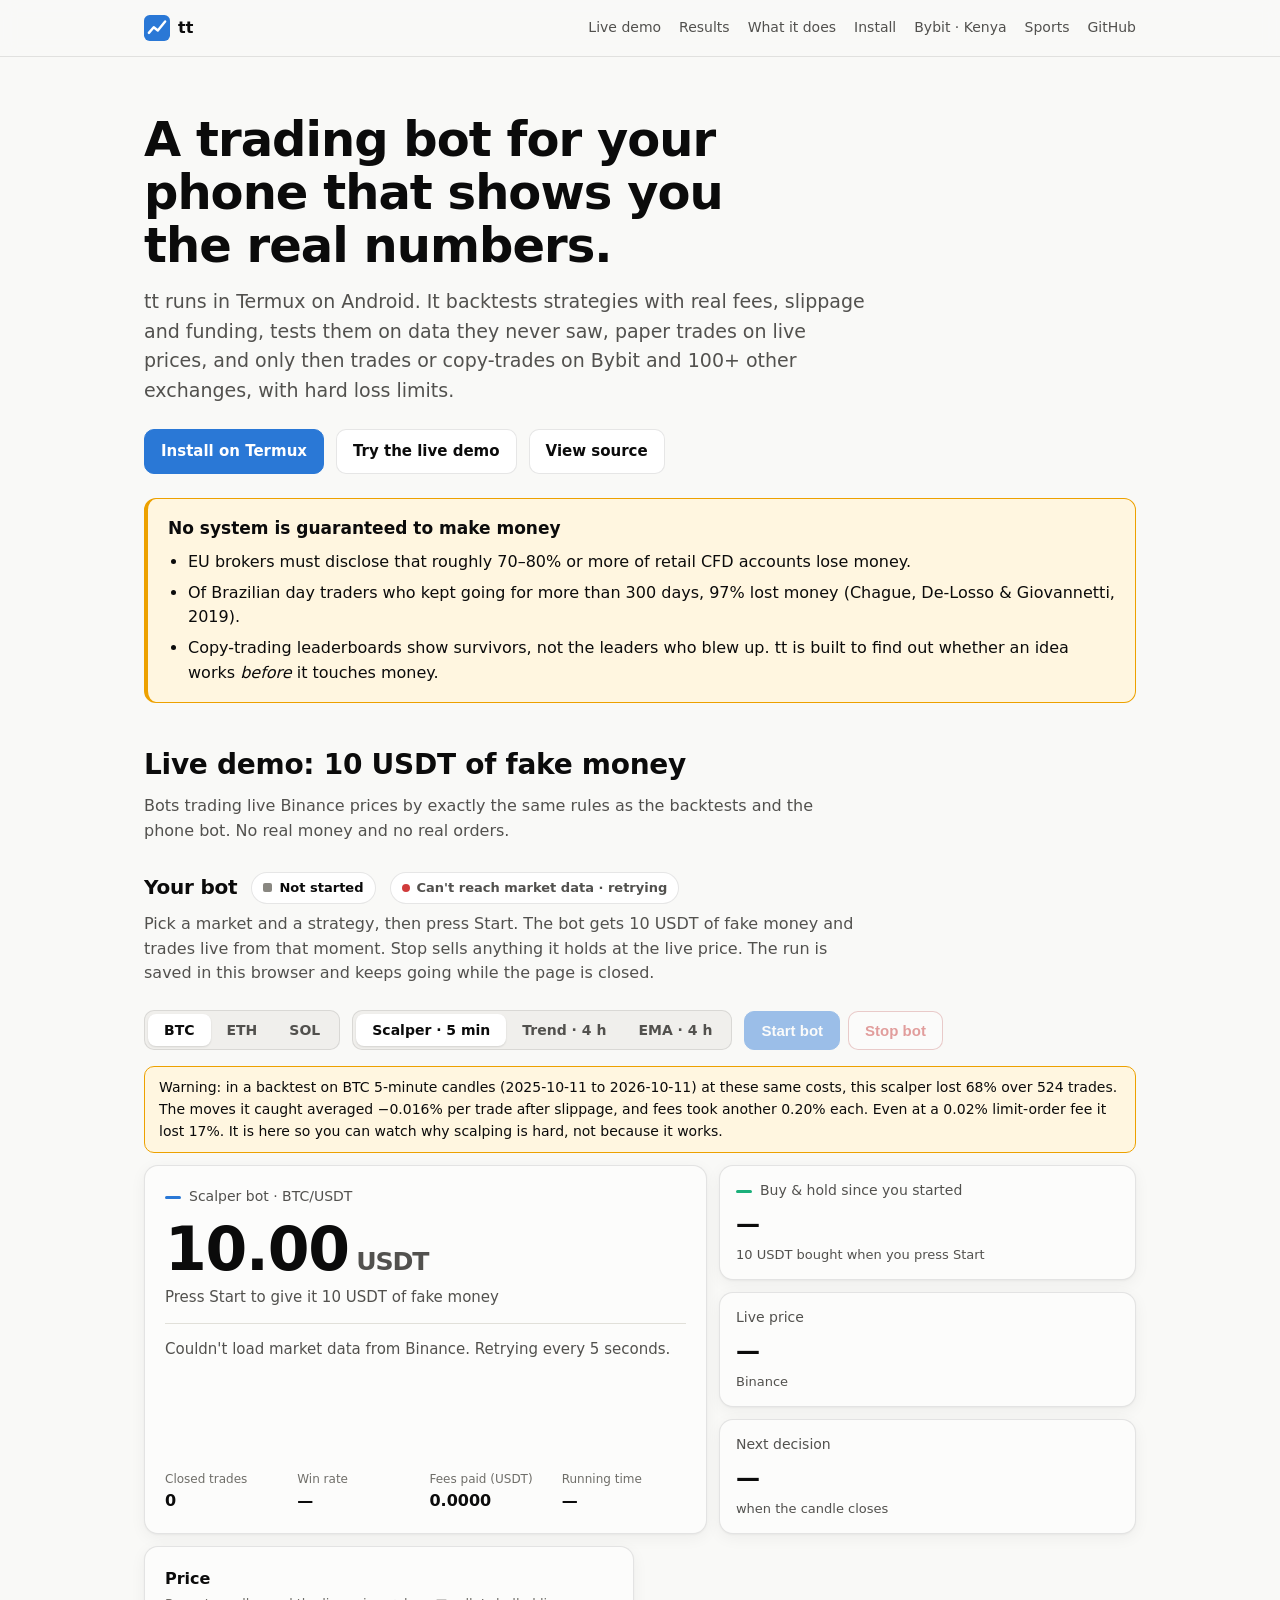
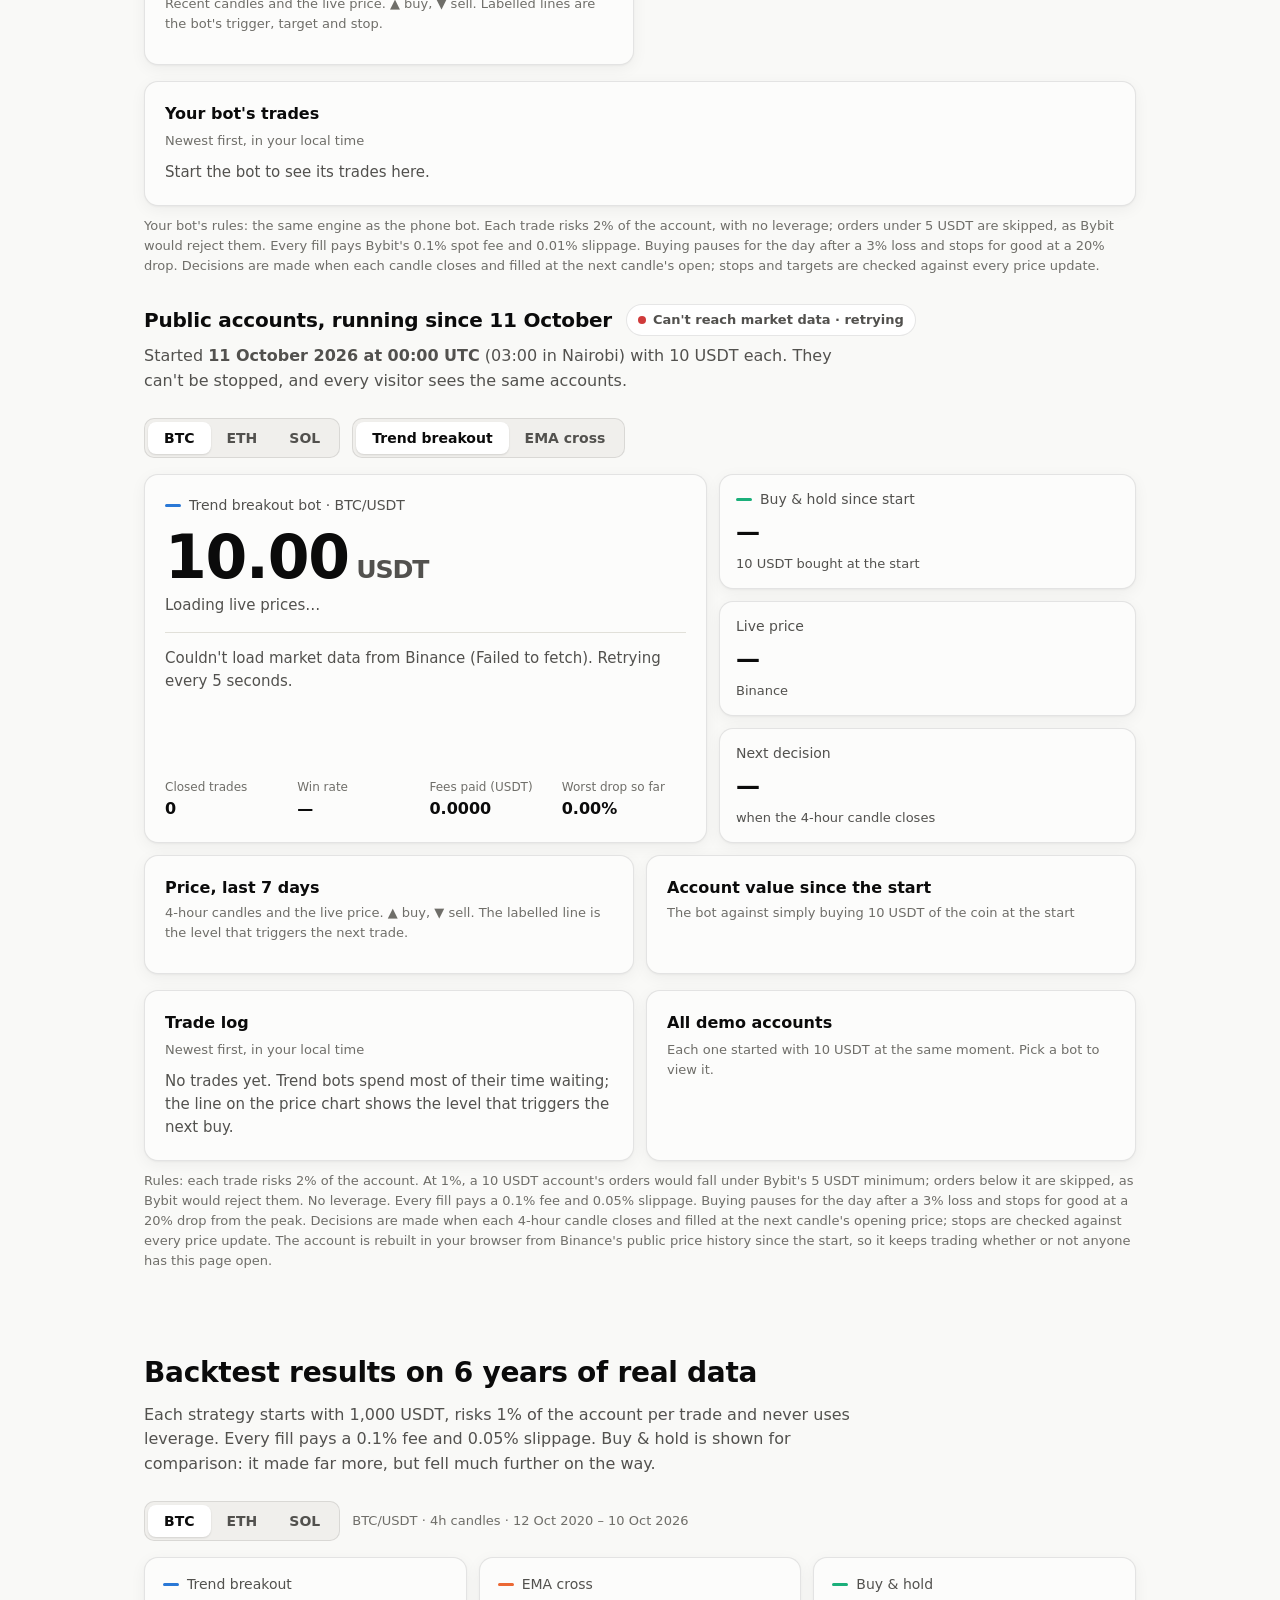
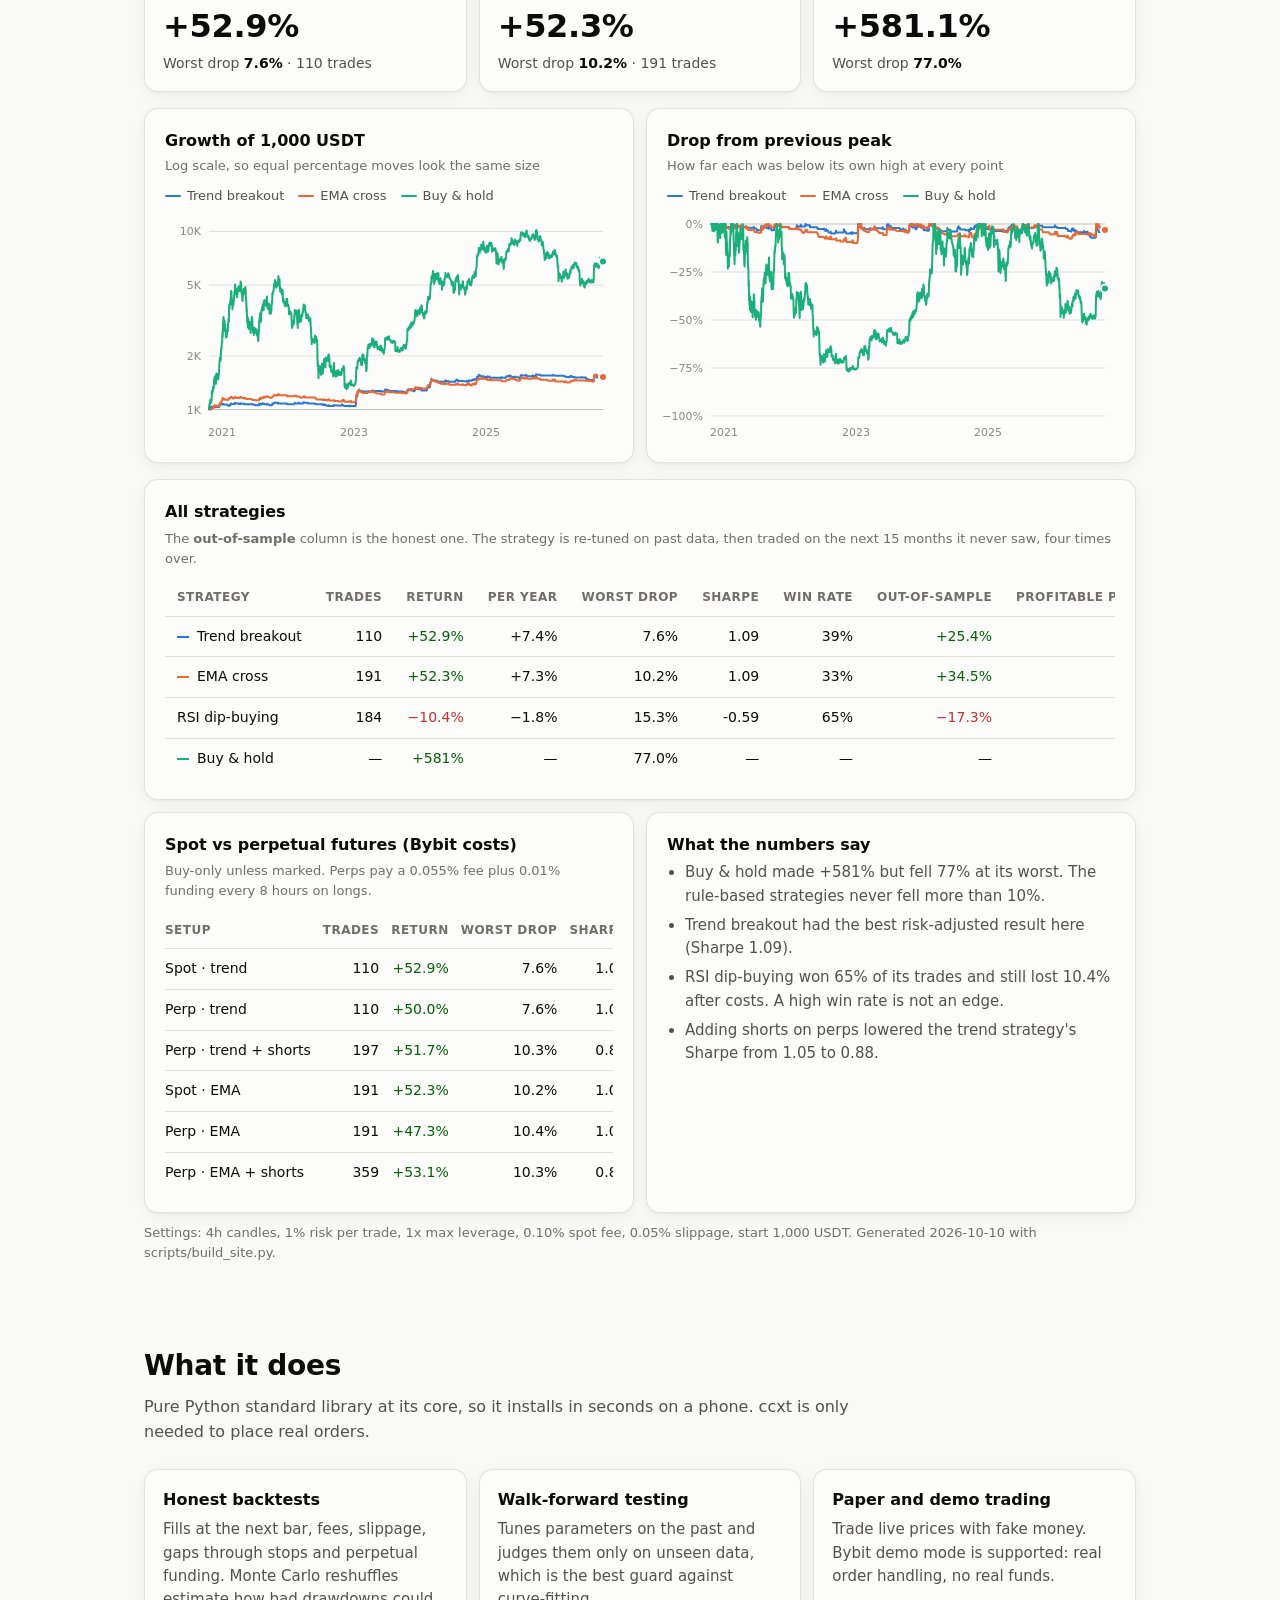
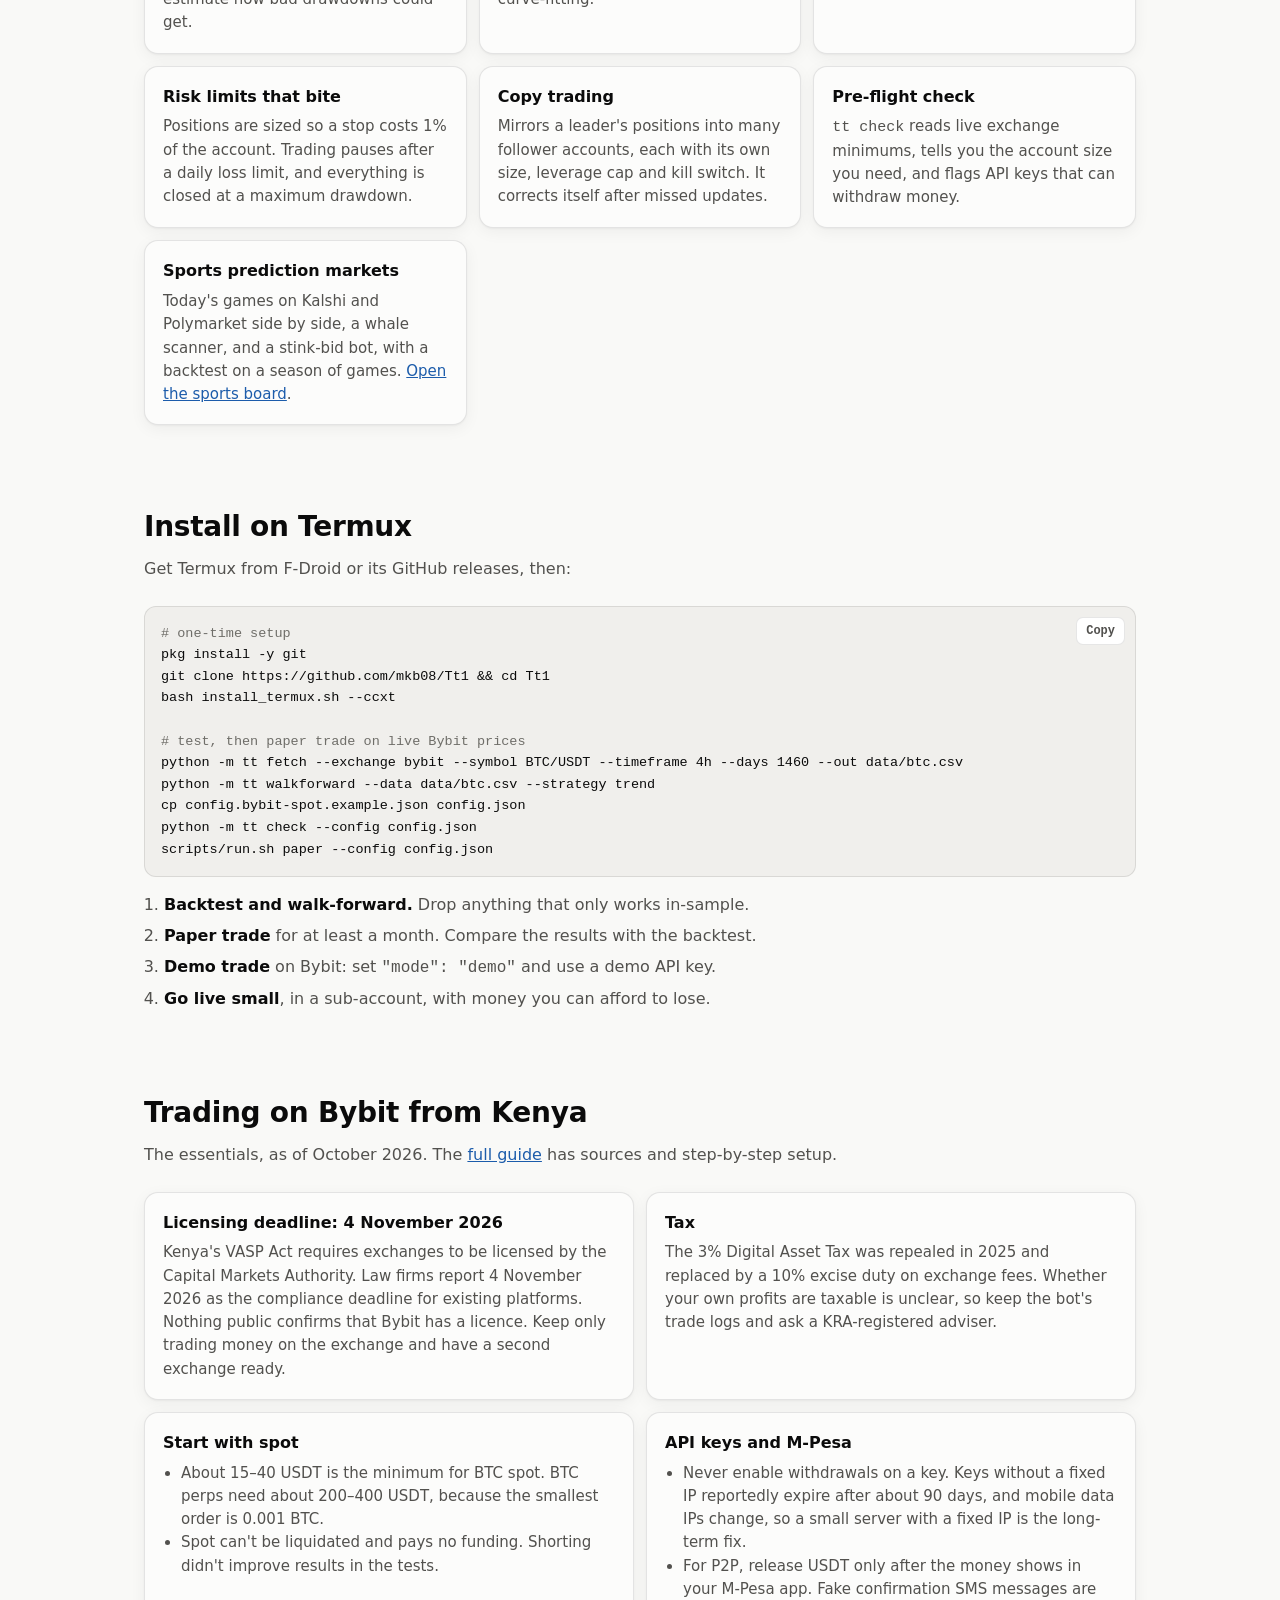
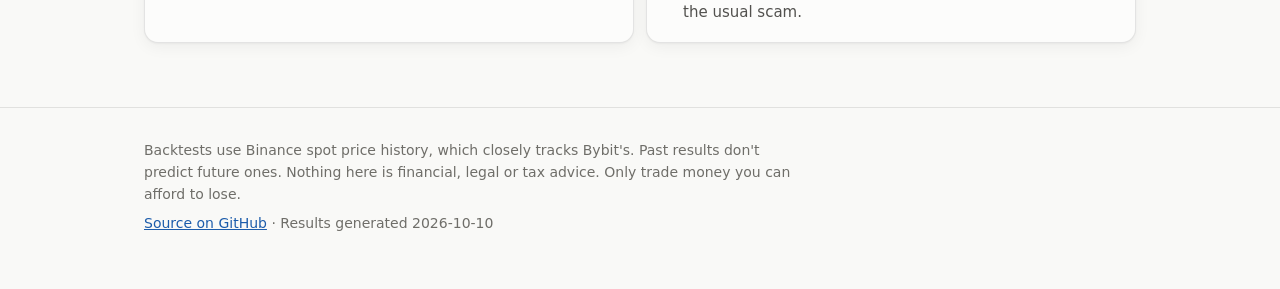
<file: site/index.html>
<!doctype html>
<html lang="en">
<head>
<meta charset="utf-8">
<meta name="viewport" content="width=device-width, initial-scale=1">
<title>tt trading toolkit</title>
<meta name="description" content="An honest, phone-friendly trading and copy-trading toolkit for Termux: backtests with real costs, walk-forward tests, paper trading, Bybit support and risk limits.">
<meta property="og:title" content="tt trading toolkit">
<meta property="og:description" content="Backtest, paper trade and copy trade from your phone, with the real numbers shown.">
<link rel="icon" href="data:image/svg+xml,%3Csvg xmlns='http://www.w3.org/2000/svg' viewBox='0 0 32 32'%3E%3Crect width='32' height='32' rx='7' fill='%232a78d6'/%3E%3Cpath d='M6 22l6-7 5 4 9-11' stroke='white' stroke-width='3' fill='none' stroke-linecap='round' stroke-linejoin='round'/%3E%3C/svg%3E">
<link rel="stylesheet" href="css/site.css">
</head>
<body>
<header class="top">
  <div class="wrap">
    <a class="brand" href="#">
      <svg viewBox="0 0 32 32" aria-hidden="true"><rect width="32" height="32" rx="7" fill="var(--accent)"/><path d="M6 22l6-7 5 4 9-11" stroke="#fff" stroke-width="3" fill="none" stroke-linecap="round" stroke-linejoin="round"/></svg>
      tt
    </a>
    <nav class="links" aria-label="Sections">
      <a href="#live">Live demo</a>
      <a href="#results">Results</a>
      <a href="#features">What it does</a>
      <a href="#install">Install</a>
      <a href="#kenya">Bybit · Kenya</a>
      <a class="keep" href="sports">Sports</a>
      <a class="gh" href="https://github.com/mkb08/Tt1">GitHub</a>
    </nav>
  </div>
</header>

<main>
  <div class="wrap hero">
    <h1>A trading bot for your phone that shows you the real numbers.</h1>
    <p class="lede">tt runs in Termux on Android. It backtests strategies with real fees, slippage and funding, tests them on data they never saw, paper trades on live prices, and only then trades or copy-trades on Bybit and 100+ other exchanges, with hard loss limits.</p>
    <div class="cta">
      <a class="btn primary" href="#install">Install on Termux</a>
      <a class="btn" href="#live">Try the live demo</a>
      <a class="btn" href="https://github.com/mkb08/Tt1">View source</a>
    </div>
  </div>

  <div class="wrap">
    <div class="callout" role="note">
      <h3>No system is guaranteed to make money</h3>
      <ul>
        <li>EU brokers must disclose that roughly 70–80% or more of retail CFD accounts lose money.</li>
        <li>Of Brazilian day traders who kept going for more than 300 days, 97% lost money (Chague, De-Losso &amp; Giovannetti, 2019).</li>
        <li>Copy-trading leaderboards show survivors, not the leaders who blew up. tt is built to find out whether an idea works <em>before</em> it touches money.</li>
      </ul>
    </div>
  </div>

  <section id="live">
    <div class="wrap">
      <h2>Live demo: 10 USDT of fake money</h2>
      <p class="sub">Bots trading live Binance prices by exactly the same rules as the backtests and the phone bot. No real money and no real orders.</p>

      <div class="live-head sub-head">
        <h3>Your bot</h3>
        <span class="state-badge" id="mb-state" data-state="idle"><i aria-hidden="true"></i><span>Not started</span></span>
        <span class="live-pill" id="mb-feed" role="status" data-state="connecting"><i aria-hidden="true"></i><span>Connecting…</span></span>
      </div>
      <p class="sub">Pick a market and a strategy, then press Start. The bot gets 10 USDT of fake money and trades live from that moment. Stop sells anything it holds at the live price. The run is saved in this browser and keeps going while the page is closed.</p>
      <div class="filters">
        <div class="seg" role="group" aria-label="Your bot's market">
          <button type="button" data-mbm="BTC" aria-pressed="true">BTC</button>
          <button type="button" data-mbm="ETH" aria-pressed="false">ETH</button>
          <button type="button" data-mbm="SOL" aria-pressed="false">SOL</button>
        </div>
        <div class="seg" role="group" aria-label="Your bot's strategy">
          <button type="button" data-mbs="scalp" aria-pressed="true">Scalper · 5 min</button>
          <button type="button" data-mbs="trend" aria-pressed="false">Trend · 4 h</button>
          <button type="button" data-mbs="ema" aria-pressed="false">EMA · 4 h</button>
        </div>
        <div class="controls">
          <button type="button" class="btn primary" id="mb-start" disabled>Start bot</button>
          <button type="button" class="btn stop" id="mb-stop" disabled>Stop bot</button>
        </div>
      </div>
      <p class="cap lock" id="mb-lock" hidden>Stop the bot to change its market or strategy.</p>
      <p class="warnline" id="mb-note"></p>

      <div class="live-top">
        <div class="card pad account">
          <div class="label"><span class="key" style="border-color:var(--s1)"></span><span id="mb-name">Scalper bot · BTC/USDT</span></div>
          <div class="hero-num" id="mb-equity">10.00<small> USDT</small></div>
          <div class="delta" id="mb-change">Press Start to give it 10 USDT of fake money</div>
          <p class="why" id="mb-why">Loading live prices from Binance…</p>
          <dl class="facts">
            <div><dd id="mb-f-trades">0</dd><dt>Closed trades</dt></div>
            <div><dd id="mb-f-win">—</dd><dt>Win rate</dt></div>
            <div><dd id="mb-f-fees">0.0000</dd><dt>Fees paid (USDT)</dt></div>
            <div><dd id="mb-f-time">—</dd><dt>Running time</dt></div>
          </dl>
        </div>
        <div class="live-side">
          <div class="card mini">
            <div class="label"><span class="key" style="border-color:var(--s3)"></span>Buy &amp; hold since you started</div>
            <div class="value" id="mb-hold">—</div>
            <div class="meta" id="mb-hold-meta">10 USDT bought when you press Start</div>
          </div>
          <div class="card mini">
            <div class="label">Live price</div>
            <div class="value" id="mb-price">—</div>
            <div class="meta" id="mb-price-meta">Binance</div>
          </div>
          <div class="card mini">
            <div class="label">Next decision</div>
            <div class="value" id="mb-next">—</div>
            <div class="meta" id="mb-next-meta">when the candle closes</div>
          </div>
        </div>
      </div>

      <div class="charts">
        <div class="card pad chart-card">
          <h3>Price</h3>
          <p class="desc">Recent candles and the live price. ▲ buy, ▼ sell. Labelled lines are the bot's trigger, target and stop.</p>
          <div class="plot" id="mb-price-chart"></div>
        </div>
        <div class="card pad chart-card" id="mb-eq-card" hidden>
          <h3>Your bot's account value</h3>
          <p class="desc">Against buying 10 USDT of the coin when you pressed Start</p>
          <div class="legend" id="mb-eq-legend"></div>
          <div class="plot" id="mb-equity-chart"></div>
        </div>
      </div>

      <div class="card pad">
        <h3 style="margin:0 0 4px;font-size:16px">Your bot's trades</h3>
        <p class="desc" style="margin:0 0 10px;font-size:13px;color:var(--muted)">Newest first, in your local time</p>
        <p class="empty" id="mb-log-empty">Start the bot to see its trades here.</p>
        <div class="table-wrap"><table id="mb-log" class="compact" aria-label="Your bot's trades" hidden></table></div>
        <div id="mb-history-wrap" hidden>
          <h4 class="past">Past runs</h4>
          <ul id="mb-history" class="history"></ul>
        </div>
      </div>
      <p class="cap">Your bot's rules: the same engine as the phone bot. Each trade risks 2% of the account, with no leverage; orders under 5 USDT are skipped, as Bybit would reject them. Every fill pays Bybit's 0.1% spot fee and 0.01% slippage. Buying pauses for the day after a 3% loss and stops for good at a 20% drop. Decisions are made when each candle closes and filled at the next candle's open; stops and targets are checked against every price update.</p>

      <div class="live-head sub-head">
        <h3>Public accounts, running since 11 October</h3>
        <span class="live-pill" id="live-status" role="status" data-state="connecting"><i aria-hidden="true"></i><span>Connecting…</span></span>
      </div>
      <p class="sub">Started <b>11 October 2026 at 00:00 UTC</b> (03:00 in Nairobi) with 10 USDT each. They can't be stopped, and every visitor sees the same accounts.</p>

      <div class="filters">
        <div class="seg" role="group" aria-label="Demo market">
          <button type="button" data-dm="BTC" aria-pressed="true">BTC</button>
          <button type="button" data-dm="ETH" aria-pressed="false">ETH</button>
          <button type="button" data-dm="SOL" aria-pressed="false">SOL</button>
        </div>
        <div class="seg" role="group" aria-label="Demo strategy">
          <button type="button" data-ds="trend" aria-pressed="true">Trend breakout</button>
          <button type="button" data-ds="ema" aria-pressed="false">EMA cross</button>
        </div>
      </div>

      <div class="live-top">
        <div class="card pad account">
          <div class="label"><span class="key" style="border-color:var(--s1)"></span><span id="demo-name">Trend breakout bot · BTC/USDT</span></div>
          <div class="hero-num" id="demo-equity" aria-live="off">10.00<small> USDT</small></div>
          <div class="delta" id="demo-change">Loading live prices…</div>
          <p class="why" id="demo-why">Loading the account from Binance market data…</p>
          <dl class="facts">
            <div><dd id="demo-f-trades">0</dd><dt>Closed trades</dt></div>
            <div><dd id="demo-f-win">—</dd><dt>Win rate</dt></div>
            <div><dd id="demo-f-fees">0.0000</dd><dt>Fees paid (USDT)</dt></div>
            <div><dd id="demo-f-dd">0.00%</dd><dt>Worst drop so far</dt></div>
          </dl>
        </div>
        <div class="live-side">
          <div class="card mini">
            <div class="label"><span class="key" style="border-color:var(--s3)"></span>Buy &amp; hold since start</div>
            <div class="value" id="demo-hold">—</div>
            <div class="meta" id="demo-hold-meta">10 USDT bought at the start</div>
          </div>
          <div class="card mini">
            <div class="label">Live price</div>
            <div class="value" id="demo-price">—</div>
            <div class="meta" id="demo-price-meta">Binance</div>
          </div>
          <div class="card mini">
            <div class="label">Next decision</div>
            <div class="value" id="demo-next">—</div>
            <div class="meta" id="demo-next-meta">when the 4-hour candle closes</div>
          </div>
        </div>
      </div>

      <div class="charts">
        <div class="card pad chart-card">
          <h3>Price, last 7 days</h3>
          <p class="desc">4-hour candles and the live price. ▲ buy, ▼ sell. The labelled line is the level that triggers the next trade.</p>
          <div class="plot" id="demo-price-chart"></div>
        </div>
        <div class="card pad chart-card">
          <h3>Account value since the start</h3>
          <p class="desc">The bot against simply buying 10 USDT of the coin at the start</p>
          <div class="legend" id="demo-eq-legend"></div>
          <div class="plot" id="demo-equity-chart"></div>
        </div>
      </div>

      <div class="two">
        <div class="card pad">
          <h3>Trade log</h3>
          <p class="desc">Newest first, in your local time</p>
          <p class="empty" id="demo-log-empty">No trades yet. Trend bots spend most of their time waiting; the line on the price chart shows the level that triggers the next buy.</p>
          <div class="table-wrap"><table id="demo-log" class="compact" aria-label="Demo trade log" hidden></table></div>
        </div>
        <div class="card pad">
          <h3>All demo accounts</h3>
          <p class="desc">Each one started with 10 USDT at the same moment. Pick a bot to view it.</p>
          <div class="table-wrap"><table id="demo-all" class="compact" aria-label="All demo accounts"></table></div>
        </div>
      </div>
      <p class="cap">Rules: each trade risks 2% of the account. At 1%, a 10 USDT account's orders would fall under Bybit's 5 USDT minimum; orders below it are skipped, as Bybit would reject them. No leverage. Every fill pays a 0.1% fee and 0.05% slippage. Buying pauses for the day after a 3% loss and stops for good at a 20% drop from the peak. Decisions are made when each 4-hour candle closes and filled at the next candle's opening price; stops are checked against every price update. The account is rebuilt in your browser from Binance's public price history since the start, so it keeps trading whether or not anyone has this page open.</p>
    </div>
  </section>

  <section id="results">
    <div class="wrap">
      <h2>Backtest results on 6 years of real data</h2>
      <p class="sub">Each strategy starts with 1,000 USDT, risks 1% of the account per trade and never uses leverage. Every fill pays a 0.1% fee and 0.05% slippage. Buy &amp; hold is shown for comparison: it made far more, but fell much further on the way.</p>

      <div class="filters">
        <div class="seg" role="group" aria-label="Market">
          <button type="button" data-m="BTC" aria-pressed="true">BTC</button>
          <button type="button" data-m="ETH" aria-pressed="false">ETH</button>
          <button type="button" data-m="SOL" aria-pressed="false">SOL</button>
        </div>
        <span class="note" id="period">Loading…</span>
      </div>

      <div class="tiles" id="tiles"></div>

      <div class="charts">
        <div class="card pad chart-card">
          <h3>Growth of 1,000 USDT</h3>
          <p class="desc">Log scale, so equal percentage moves look the same size</p>
          <div class="legend" data-for="growth"></div>
          <div class="plot" id="growth"></div>
        </div>
        <div class="card pad chart-card">
          <h3>Drop from previous peak</h3>
          <p class="desc">How far each was below its own high at every point</p>
          <div class="legend" data-for="dd"></div>
          <div class="plot" id="dd"></div>
        </div>
      </div>

      <div class="card pad">
        <h3 style="margin:0 0 4px;font-size:16px">All strategies</h3>
        <p class="cap" style="margin:0 0 10px">The <b>out-of-sample</b> column is the honest one. The strategy is re-tuned on past data, then traded on the next 15 months it never saw, four times over.</p>
        <div class="table-wrap"><table id="table" aria-label="Strategy results"></table></div>
      </div>

      <div class="two" style="margin-top:12px">
        <div class="card pad">
          <h3>Spot vs perpetual futures (Bybit costs)</h3>
          <p class="desc">Buy-only unless marked. Perps pay a 0.055% fee plus 0.01% funding every 8 hours on longs.</p>
          <div class="table-wrap"><table id="perp" class="compact" aria-label="Spot versus perpetual results"></table></div>
        </div>
        <div class="card pad">
          <h3>What the numbers say</h3>
          <ul id="takeaways" style="margin:0;padding-left:18px;color:var(--text-2);font-size:15px"></ul>
        </div>
      </div>
      <p class="cap" id="settings"></p>
    </div>
  </section>

  <section id="features">
    <div class="wrap">
      <h2>What it does</h2>
      <p class="sub">Pure Python standard library at its core, so it installs in seconds on a phone. ccxt is only needed to place real orders.</p>
      <div class="features">
        <div class="card"><h3>Honest backtests</h3><p>Fills at the next bar, fees, slippage, gaps through stops and perpetual funding. Monte Carlo reshuffles estimate how bad drawdowns could get.</p></div>
        <div class="card"><h3>Walk-forward testing</h3><p>Tunes parameters on the past and judges them only on unseen data, which is the best guard against curve-fitting.</p></div>
        <div class="card"><h3>Paper and demo trading</h3><p>Trade live prices with fake money. Bybit demo mode is supported: real order handling, no real funds.</p></div>
        <div class="card"><h3>Risk limits that bite</h3><p>Positions are sized so a stop costs 1% of the account. Trading pauses after a daily loss limit, and everything is closed at a maximum drawdown.</p></div>
        <div class="card"><h3>Copy trading</h3><p>Mirrors a leader's positions into many follower accounts, each with its own size, leverage cap and kill switch. It corrects itself after missed updates.</p></div>
        <div class="card"><h3>Pre-flight check</h3><p><code>tt check</code> reads live exchange minimums, tells you the account size you need, and flags API keys that can withdraw money.</p></div>
        <div class="card"><h3>Sports prediction markets</h3><p>Today's games on Kalshi and Polymarket side by side, a whale scanner, and a stink-bid bot, with a backtest on a season of games. <a href="sports">Open the sports board</a>.</p></div>
      </div>
    </div>
  </section>

  <section id="install">
    <div class="wrap">
      <h2>Install on Termux</h2>
      <p class="sub">Get Termux from F-Droid or its GitHub releases, then:</p>
      <pre id="code"><button class="copy" type="button" data-copy="code">Copy</button><span class="c"># one-time setup</span>
pkg install -y git
git clone https://github.com/mkb08/Tt1 &amp;&amp; cd Tt1
bash install_termux.sh --ccxt

<span class="c"># test, then paper trade on live Bybit prices</span>
python -m tt fetch --exchange bybit --symbol BTC/USDT --timeframe 4h --days 1460 --out data/btc.csv
python -m tt walkforward --data data/btc.csv --strategy trend
cp config.bybit-spot.example.json config.json
python -m tt check --config config.json
scripts/run.sh paper --config config.json</pre>
      <ol class="steps">
        <li><b>Backtest and walk-forward.</b> Drop anything that only works in-sample.</li>
        <li><b>Paper trade</b> for at least a month. Compare the results with the backtest.</li>
        <li><b>Demo trade</b> on Bybit: set <code>"mode": "demo"</code> and use a demo API key.</li>
        <li><b>Go live small</b>, in a sub-account, with money you can afford to lose.</li>
      </ol>
    </div>
  </section>

  <section id="kenya">
    <div class="wrap">
      <h2>Trading on Bybit from Kenya</h2>
      <p class="sub">The essentials, as of October 2026. The <a href="https://github.com/mkb08/Tt1/blob/HEAD/docs/BYBIT_KENYA.md">full guide</a> has sources and step-by-step setup.</p>
      <div class="kenya">
        <div class="card">
          <h3>Licensing deadline: <span class="date">4 November 2026</span></h3>
          <p>Kenya's VASP Act requires exchanges to be licensed by the Capital Markets Authority. Law firms report 4 November 2026 as the compliance deadline for existing platforms. Nothing public confirms that Bybit has a licence. Keep only trading money on the exchange and have a second exchange ready.</p>
        </div>
        <div class="card">
          <h3>Tax</h3>
          <p>The 3% Digital Asset Tax was repealed in 2025 and replaced by a 10% excise duty on exchange fees. Whether your own profits are taxable is unclear, so keep the bot's trade logs and ask a KRA-registered adviser.</p>
        </div>
        <div class="card">
          <h3>Start with spot</h3>
          <ul>
            <li>About 15–40 USDT is the minimum for BTC spot. BTC perps need about 200–400 USDT, because the smallest order is 0.001 BTC.</li>
            <li>Spot can't be liquidated and pays no funding. Shorting didn't improve results in the tests.</li>
          </ul>
        </div>
        <div class="card">
          <h3>API keys and M-Pesa</h3>
          <ul>
            <li>Never enable withdrawals on a key. Keys without a fixed IP reportedly expire after about 90 days, and mobile data IPs change, so a small server with a fixed IP is the long-term fix.</li>
            <li>For P2P, release USDT only after the money shows in your M-Pesa app. Fake confirmation SMS messages are the usual scam.</li>
          </ul>
        </div>
      </div>
    </div>
  </section>
</main>

<footer>
  <div class="wrap">
    <p>Backtests use Binance spot price history, which closely tracks Bybit's. Past results don't predict future ones. Nothing here is financial, legal or tax advice. Only trade money you can afford to lose.</p>
    <p><a href="https://github.com/mkb08/Tt1">Source on GitHub</a> · <span id="generated"></span></p>
  </div>
</footer>

<script type="module">
  import { h, legend, lineChart, niceLogTicks } from "./js/chart.js";

  const SERIES = [
    { key: "trend", name: "Trend breakout", color: "var(--s1)" },
    { key: "ema", name: "EMA cross", color: "var(--s2)" },
    { key: "bh", name: "Buy & hold", color: "var(--s3)" },
  ];
  const NAMES = { trend: "Trend breakout", ema: "EMA cross", rsi: "RSI dip-buying", bh: "Buy & hold" };
  const DAY = 86400000;
  let data = null;
  let market = "BTC";

  const pct = (x, d = 1) => (x > 0 ? "+" : x < 0 ? "−" : "") + Math.abs(x * 100).toFixed(d) + "%";
  const pctAbs = (x, d = 1) => (x * 100).toFixed(d) + "%";
  const num = (x) => Math.round(x).toLocaleString("en-US");
  const compact = (v) => v >= 1000 ? (v / 1000).toLocaleString("en-US", { maximumFractionDigits: 1 }) + "K" : String(Math.round(v));
  const fmtDate = (day) => new Date(day * DAY).toLocaleDateString("en-GB", { day: "numeric", month: "short", year: "numeric", timeZone: "UTC" });
  // 1 January of each year, as day numbers; every other year on narrow charts
  function yearTicks(days, narrow) {
    const y0 = new Date(days[0] * DAY).getUTCFullYear(), y1 = new Date(days[days.length - 1] * DAY).getUTCFullYear();
    const out = [];
    for (let y = y0 + 1; y <= y1; y++) {
      if (narrow && (y - y0) % 2 === 0) continue;
      out.push({ x: Date.UTC(y, 0, 1) / DAY, label: String(y) });
    }
    return out;
  }

  // ---------- render one market ----------
  function render() {
    const M = data.markets[market];
    document.getElementById("period").textContent =
      `${market}/USDT · 4h candles · ${fmtDate(Date.parse(M.start) / DAY)} – ${fmtDate(Date.parse(M.end) / DAY)}`;

    // align curves on the buy & hold calendar
    const days = M.curves.bh.map((p) => p[0]);
    const series = SERIES.map((s) => {
      const map = new Map(M.curves[s.key].map((p) => [p[0], p[1]]));
      return { ...s, short: s.key === "bh" ? "Hold" : s.key === "ema" ? "EMA" : "Trend", values: days.map((d) => map.has(d) ? map.get(d) : null) };
    });

    // tiles
    const tiles = document.getElementById("tiles");
    tiles.textContent = "";
    for (const s of SERIES) {
      const mt = M.metrics[s.key];
      const t = h("div", "card tile");
      const lab = h("div", "label"); const key = h("span", "key"); key.style.borderColor = s.color;
      lab.append(key, document.createTextNode(s.name));
      const val = h("div", "value", pct(mt.total_return, mt.total_return > 10 ? 0 : 1));
      const meta = h("div", "meta");
      meta.append(document.createTextNode("Worst drop "), h("b", null, pctAbs(mt.max_drawdown)));
      if (s.key !== "bh") meta.append(h("span", "trades", ` · ${mt.trades} trades`));
      t.append(lab, val, meta);
      tiles.appendChild(t);
    }

    // growth chart (log)
    let lo = Infinity, hi = -Infinity;
    for (const s of series) for (const v of s.values) if (v != null) { lo = Math.min(lo, v); hi = Math.max(hi, v); }
    lo = Math.min(lo, 1000) * 0.92; hi = hi * 1.08;
    const gTicks = niceLogTicks(lo, hi);
    legend(document.querySelector('.legend[data-for="growth"]'), series);
    const narrow = document.getElementById("growth").clientWidth < 520;
    lineChart(document.getElementById("growth"), {
      label: `Growth of 1,000 USDT for ${market}: trend breakout, EMA cross and buy and hold`,
      x: days, xTicks: yearTicks(days, narrow), tipTitle: fmtDate, series, log: true, domain: [lo, hi], ticks: gTicks, base: 1000,
      tickFmt: compact, endFmt: (v) => compact(v), tipFmt: (v) => num(v) + " USDT",
    });

    // drawdown chart
    const ddSeries = series.map((s) => {
      let peak = -Infinity;
      return { ...s, values: s.values.map((v) => { if (v == null) return null; peak = Math.max(peak, v); return v / peak - 1; }) };
    });
    let minDD = 0;
    for (const s of ddSeries) for (const v of s.values) if (v != null) minDD = Math.min(minDD, v);
    const step = minDD < -0.5 ? 0.25 : minDD < -0.2 ? 0.1 : 0.05;
    const ddLo = Math.floor(minDD / step) * step - 0.0001;
    const ddTicks = [];
    for (let t = 0; t >= ddLo; t -= step) ddTicks.push(Math.round(t * 100) / 100);
    legend(document.querySelector('.legend[data-for="dd"]'), ddSeries);
    lineChart(document.getElementById("dd"), {
      label: `Drop from previous peak for ${market}`,
      x: days, xTicks: yearTicks(days, narrow), tipTitle: fmtDate, series: ddSeries, log: false, domain: [ddLo, 0], ticks: ddTicks, base: 0,
      tickFmt: (t) => t === 0 ? "0%" : pct(t, 0), endFmt: (v) => pct(v, 0), tipFmt: (v) => pct(v),
    });

    // results table
    const table = document.getElementById("table");
    table.textContent = "";
    const thead = h("thead"); const hr = h("tr");
    ["Strategy", "Trades", "Return", "Per year", "Worst drop", "Sharpe", "Win rate", "Out-of-sample", "Profitable periods"]
      .forEach((c) => hr.appendChild(h("th", null, c)));
    thead.appendChild(hr); table.appendChild(thead);
    const tb = h("tbody");
    for (const k of ["trend", "ema", "rsi", "bh"]) {
      const mt = M.metrics[k], wf = M.walkforward[k];
      const tr = h("tr");
      const name = h("td");
      const s = SERIES.find((x) => x.key === k);
      if (s) { const sw = h("span", "sw"); sw.style.borderColor = s.color; name.appendChild(sw); }
      name.appendChild(document.createTextNode(NAMES[k]));
      tr.appendChild(name);
      const cell = (text, cls) => { const td = h("td", cls, text); tr.appendChild(td); };
      if (k === "bh") {
        cell("—"); cell(pct(mt.total_return, 0), "pos"); cell("—"); cell(pctAbs(mt.max_drawdown)); cell("—"); cell("—"); cell("—"); cell("—");
      } else {
        cell(String(mt.trades));
        cell(pct(mt.total_return), mt.total_return >= 0 ? "pos" : "neg");
        cell(pct(mt.cagr));
        cell(pctAbs(mt.max_drawdown));
        cell(mt.sharpe.toFixed(2));
        cell(pctAbs(mt.win_rate, 0));
        cell(pct(wf.compounded), wf.compounded >= 0 ? "pos" : "neg");
        cell(`${wf.profitable} of ${wf.folds}`);
      }
      tb.appendChild(tr);
    }
    table.appendChild(tb);

    // spot vs perp table
    const perp = document.getElementById("perp");
    perp.textContent = "";
    const ph = h("thead"); const phr = h("tr");
    ["Setup", "Trades", "Return", "Worst drop", "Sharpe"].forEach((c) => phr.appendChild(h("th", null, c)));
    ph.appendChild(phr); perp.appendChild(ph);
    const pb = h("tbody");
    const rows = [
      ["Spot · trend", M.metrics.trend],
      ["Perp · trend", M.perp.trend_long],
      ["Perp · trend + shorts", M.perp.trend_ls],
      ["Spot · EMA", M.metrics.ema],
      ["Perp · EMA", M.perp.ema_long],
      ["Perp · EMA + shorts", M.perp.ema_ls],
    ];
    for (const [label, mt] of rows) {
      const tr = h("tr");
      tr.appendChild(h("td", null, label));
      tr.appendChild(h("td", null, String(mt.trades)));
      tr.appendChild(h("td", mt.total_return >= 0 ? "pos" : "neg", pct(mt.total_return)));
      tr.appendChild(h("td", null, pctAbs(mt.max_drawdown)));
      tr.appendChild(h("td", null, mt.sharpe.toFixed(2)));
      pb.appendChild(tr);
    }
    perp.appendChild(pb);

    // takeaways derived from the data
    const tk = document.getElementById("takeaways");
    tk.textContent = "";
    const best = M.metrics.trend.sharpe >= M.metrics.ema.sharpe ? "trend" : "ema";
    const items = [
      `Buy & hold made ${pct(M.metrics.bh.total_return, 0)} but fell ${pctAbs(M.metrics.bh.max_drawdown, 0)} at its worst. The rule-based strategies never fell more than ${pctAbs(Math.max(M.metrics.trend.max_drawdown, M.metrics.ema.max_drawdown), 0)}.`,
      `${NAMES[best]} had the best risk-adjusted result here (Sharpe ${M.metrics[best].sharpe.toFixed(2)}).`,
      M.metrics.rsi.total_return < 0
        ? `RSI dip-buying won ${pctAbs(M.metrics.rsi.win_rate, 0)} of its trades and still lost ${pctAbs(-M.metrics.rsi.total_return)} after costs. A high win rate is not an edge.`
        : `RSI dip-buying won ${pctAbs(M.metrics.rsi.win_rate, 0)} of its trades for ${pct(M.metrics.rsi.total_return)} after costs.`,
      `Adding shorts on perps ${M.perp.trend_ls.sharpe < M.perp.trend_long.sharpe ? "lowered" : "raised"} the trend strategy's Sharpe from ${M.perp.trend_long.sharpe.toFixed(2)} to ${M.perp.trend_ls.sharpe.toFixed(2)}.`,
    ];
    for (const t of items) tk.appendChild(h("li", null, t));
    tk.querySelectorAll("li").forEach((li) => (li.style.marginBottom = "6px"));
  }

  // ---------- wiring ----------
  document.querySelectorAll("#results .seg button").forEach((b) => {
    b.addEventListener("click", () => {
      market = b.dataset.m;
      document.querySelectorAll("#results .seg button").forEach((x) => x.setAttribute("aria-pressed", String(x === b)));
      if (data) render();
    });
  });
  let rt;
  window.addEventListener("resize", () => { clearTimeout(rt); rt = setTimeout(() => data && render(), 120); });
  document.querySelectorAll(".copy").forEach((btn) => {
    btn.addEventListener("click", async () => {
      const pre = document.getElementById(btn.dataset.copy);
      const text = [...pre.childNodes].filter((n) => n !== btn).map((n) => n.textContent).join("").trim();
      try { await navigator.clipboard.writeText(text); btn.textContent = "Copied"; }
      catch { btn.textContent = "Select & copy"; }
      setTimeout(() => (btn.textContent = "Copy"), 1600);
    });
  });

  fetch("data/results.json")
    .then((r) => { if (!r.ok) throw new Error(r.status); return r.json(); })
    .then((d) => {
      data = d;
      const s = d.settings;
      document.getElementById("settings").textContent =
        `Settings: ${s.timeframe} candles, ${pctAbs(s.risk_per_trade, 0)} risk per trade, ${s.max_leverage}x max leverage, ` +
        `${pctAbs(s.spot_fee, 2)} spot fee, ${pctAbs(s.slippage, 2)} slippage, start ${num(s.start_equity)} USDT. ` +
        `Generated ${d.generated} with scripts/build_site.py.`;
      document.getElementById("generated").textContent = `Results generated ${d.generated}`;
      render();
    })
    .catch((e) => {
      const p = document.getElementById("period");
      p.textContent = "Couldn't load the results data (" + e.message + ").";
      p.className = "note err";
    });
</script>
<script type="module" src="js/demo.js"></script>
<script type="module" src="js/mybot.js"></script>
</body>
</html>
</file>
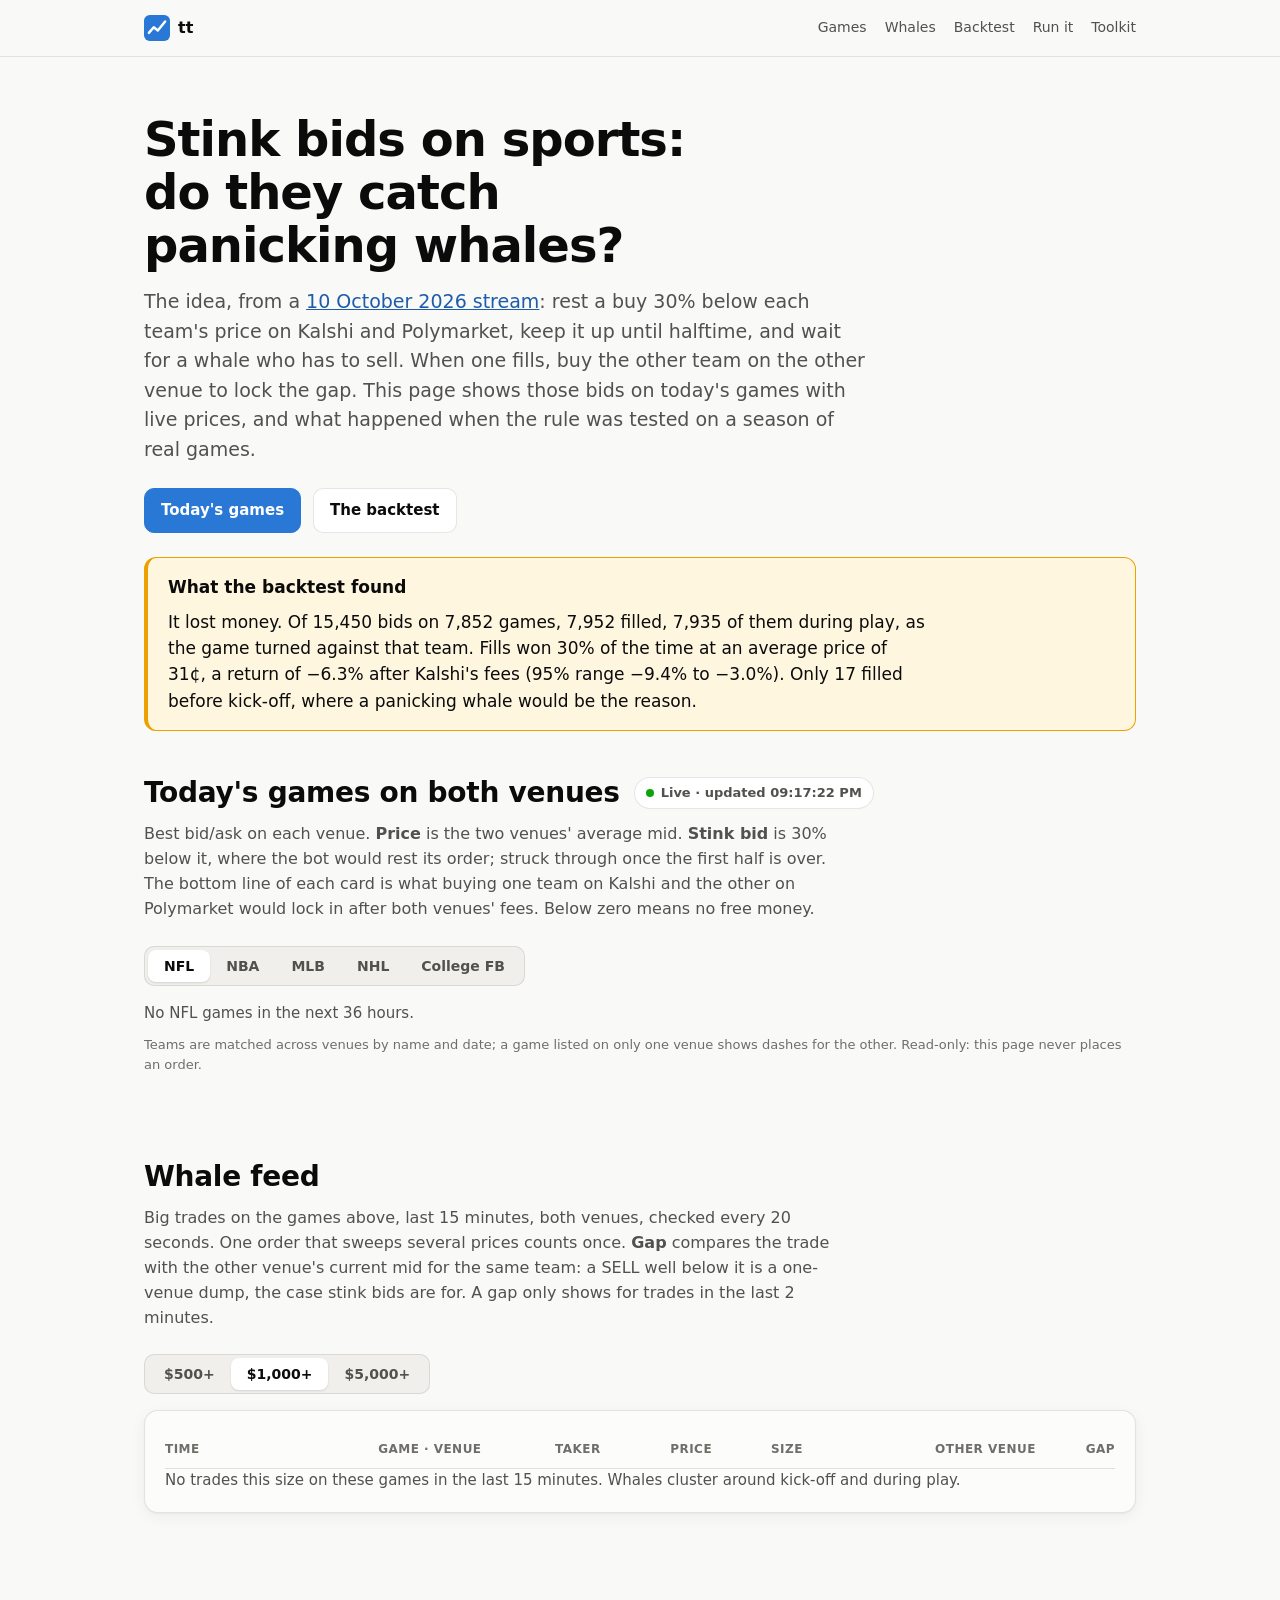
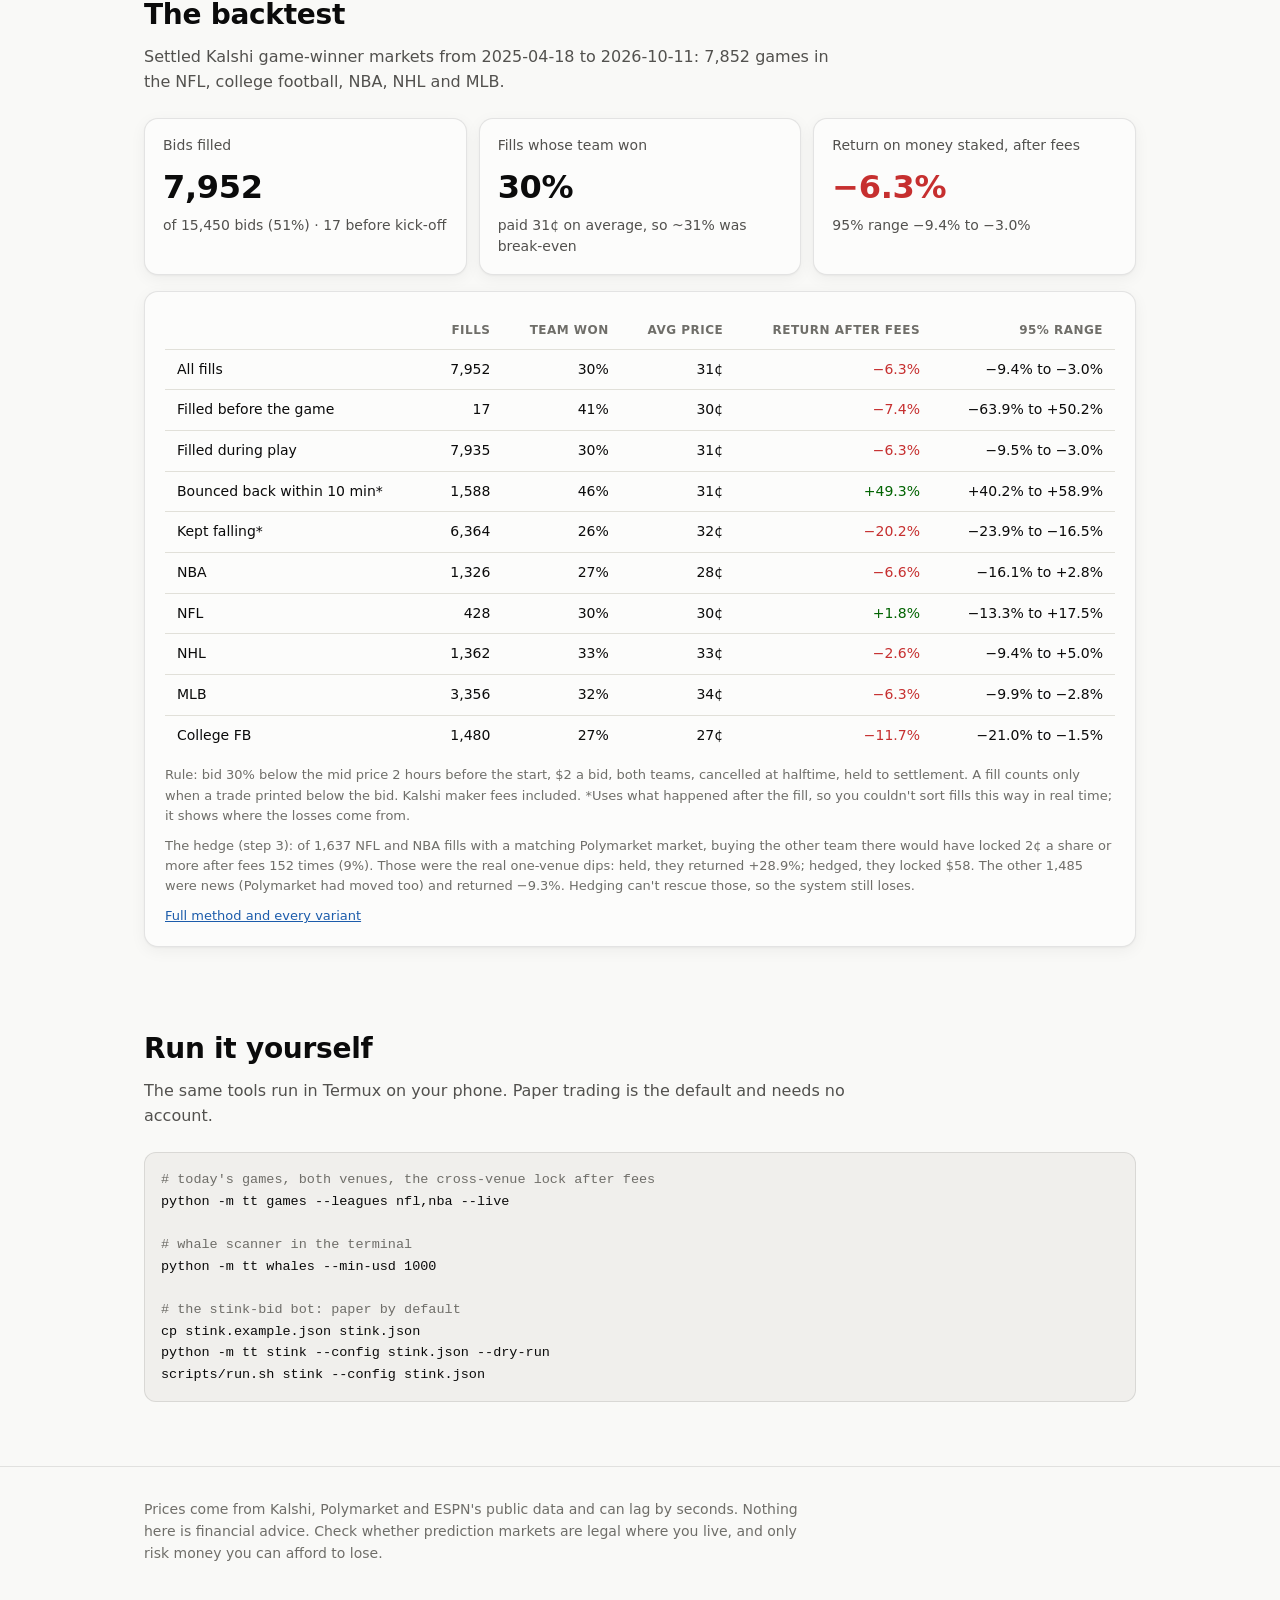
<file: site/sports.html>
<!doctype html>
<html lang="en">
<head>
<meta charset="utf-8">
<meta name="viewport" content="width=device-width, initial-scale=1">
<title>Sports stink bids</title>
<meta name="description" content="Live Kalshi and Polymarket prices for today's games, where 30%-below stink bids would sit, the cross-venue lock after fees, a whale feed, and a backtest of the idea.">
<meta property="og:title" content="Sports stink bids: Kalshi × Polymarket">
<meta property="og:description" content="Do stink bids catch panicking whales? Live board, whale feed and a backtest on a season of games.">
<link rel="icon" href="data:image/svg+xml,%3Csvg xmlns='http://www.w3.org/2000/svg' viewBox='0 0 32 32'%3E%3Crect width='32' height='32' rx='7' fill='%232a78d6'/%3E%3Cpath d='M6 22l6-7 5 4 9-11' stroke='white' stroke-width='3' fill='none' stroke-linecap='round' stroke-linejoin='round'/%3E%3C/svg%3E">
<link rel="stylesheet" href="css/site.css">
<style>
.games { display: grid; grid-template-columns: repeat(auto-fill, minmax(min(100%, 330px), 1fr)); gap: 12px; }
.game { padding: 14px 16px 12px; }
.ghead { display: flex; align-items: center; justify-content: space-between; gap: 8px; margin-bottom: 4px; font-size: 13px; color: var(--text-2); font-variant-numeric: tabular-nums; }
.badge { font-size: 12px; font-weight: 600; padding: 3px 9px; border-radius: 999px; border: 1px solid var(--border); }
.badge.on { color: var(--good); border-color: color-mix(in srgb, var(--good) 45%, var(--border)); }
.badge.off { color: var(--muted); }
table.board td.team { text-align: left; }
table.board td.team b { font-weight: 650; }
.muted { color: var(--muted); font-size: 13px; }
td.stink { font-weight: 650; color: var(--accent-ink); }
td.stink.off { color: var(--muted); text-decoration: line-through; font-weight: 400; }
.lockline { margin: 8px 0 0; font-size: 13px; color: var(--text-2); }
.lockline b.pos, td.pos, .value.pos { color: var(--good); }
.lockline b.neg, td.neg, .value.neg { color: var(--bad); }
.legend-line { font-size: 13px; color: var(--muted); margin: 10px 0 0; }
.verdict { font-size: 17px; max-width: 70ch; margin: 0 0 16px; }
#whales table td:nth-child(2) { white-space: normal; }
.short { display: none; }
@media (max-width: 520px) {
  .game { padding: 12px 10px 10px; }
  table.board { font-size: 13px; }
  table.board th, table.board td { padding: 7px 3px; }
  table.board thead th { font-size: 11px; letter-spacing: 0; }
  table.board .muted, .long { display: none; }
  .short { display: inline; }
  .tiles { grid-template-columns: minmax(0, 1fr); }
  #whales table th:nth-child(6), #whales table td:nth-child(6) { display: none; }
  #study table th:nth-child(3), #study table td:nth-child(3),
  #study table th:nth-child(4), #study table td:nth-child(4),
  #study table th:nth-child(6), #study table td:nth-child(6) { display: none; }
  #study table th, #study table td { padding: 8px 6px; }
  #study table td:first-child { white-space: normal; }
}
</style>
</head>
<body>
<header class="top">
  <div class="wrap">
    <a class="brand" href="./">
      <svg viewBox="0 0 32 32" aria-hidden="true"><rect width="32" height="32" rx="7" fill="var(--accent)"/><path d="M6 22l6-7 5 4 9-11" stroke="#fff" stroke-width="3" fill="none" stroke-linecap="round" stroke-linejoin="round"/></svg>
      tt
    </a>
    <nav class="links" aria-label="Sections">
      <a href="#board">Games</a>
      <a href="#whales">Whales</a>
      <a href="#study">Backtest</a>
      <a href="#run">Run it</a>
      <a class="gh" href="./">Toolkit</a>
    </nav>
  </div>
</header>

<main>
  <div class="wrap hero">
    <h1>Stink bids on sports: do they catch panicking whales?</h1>
    <p class="lede">The idea, from a <a href="https://x.com/MoonDevOnYT/status/2108988433062355089">10 October 2026 stream</a>: rest a buy 30% below each team's price on Kalshi and Polymarket, keep it up until halftime, and wait for a whale who has to sell. When one fills, buy the other team on the other venue to lock the gap. This page shows those bids on today's games with live prices, and what happened when the rule was tested on a season of real games.</p>
    <div class="cta">
      <a class="btn primary" href="#board">Today's games</a>
      <a class="btn" href="#study">The backtest</a>
    </div>
  </div>

  <div class="wrap">
    <div class="callout" role="note">
      <h3>What the backtest found</h3>
      <p class="verdict" id="study-verdict" style="margin:0">Loading…</p>
    </div>
  </div>

  <section id="board">
    <div class="wrap">
      <div class="live-head">
        <h2>Today's games on both venues</h2>
        <span class="live-pill" id="pill" data-state="connecting"><i aria-hidden="true"></i><span>Connecting…</span></span>
      </div>
      <p class="sub">Best bid/ask on each venue. <b>Price</b> is the two venues' average mid. <b>Stink bid</b> is 30% below it, where the bot would rest its order; struck through once the first half is over. The bottom line of each card is what buying one team on Kalshi and the other on Polymarket would lock in after both venues' fees. Below zero means no free money.</p>
      <div class="filters">
        <div class="seg" id="leagues" role="group" aria-label="League">
          <button data-lg="nfl" aria-pressed="true">NFL</button>
          <button data-lg="nba" aria-pressed="false">NBA</button>
          <button data-lg="mlb" aria-pressed="false">MLB</button>
          <button data-lg="nhl" aria-pressed="false">NHL</button>
          <button data-lg="ncaaf" aria-pressed="false">College FB</button>
        </div>
        <span class="note" id="games-count"></span>
      </div>
      <p class="warnline" id="games-warn"></p>
      <div class="games" id="games-list"></div>
      <p class="legend-line">Teams are matched across venues by name and date; a game listed on only one venue shows dashes for the other. Read-only: this page never places an order.</p>
    </div>
  </section>

  <section id="whales">
    <div class="wrap">
      <h2>Whale feed</h2>
      <p class="sub">Big trades on the games above, last 15 minutes, both venues, checked every 20 seconds. One order that sweeps several prices counts once. <b>Gap</b> compares the trade with the other venue's current mid for the same team: a SELL well below it is a one-venue dump, the case stink bids are for. A gap only shows for trades in the last 2 minutes.</p>
      <div class="filters">
        <div class="seg" id="min-usd" role="group" aria-label="Minimum trade size">
          <button data-v="500" aria-pressed="false">$500+</button>
          <button data-v="1000" aria-pressed="true">$1,000+</button>
          <button data-v="5000" aria-pressed="false">$5,000+</button>
        </div>
      </div>
      <div class="card pad">
        <div class="table-wrap">
          <table class="compact">
            <thead><tr><th>Time</th><th>Game · venue</th><th>Taker</th><th>Price</th><th>Size</th><th>Other venue</th><th>Gap</th></tr></thead>
            <tbody id="whale-rows"></tbody>
          </table>
        </div>
        <p class="empty" id="whale-empty">No trades this size on these games in the last 15 minutes. Whales cluster around kick-off and during play.</p>
      </div>
    </div>
  </section>

  <section id="study">
    <div class="wrap">
      <h2>The backtest</h2>
      <p class="sub" id="study-period">The video's rule on settled Kalshi games.</p>
      <div class="tiles">
        <div class="card tile"><div class="label">Bids filled</div><div class="value" id="t-fills">–</div><div class="meta" id="t-fills-meta"></div></div>
        <div class="card tile"><div class="label">Fills whose team won</div><div class="value" id="t-win">–</div><div class="meta" id="t-win-meta"></div></div>
        <div class="card tile"><div class="label">Return on money staked, after fees</div><div class="value" id="t-roi">–</div><div class="meta" id="t-roi-meta"></div></div>
      </div>
      <div class="card pad">
        <div class="table-wrap">
          <table>
            <thead><tr><th></th><th>Fills</th><th>Team won</th><th>Avg price</th><th>Return after fees</th><th>95% range</th></tr></thead>
            <tbody id="study-rows"></tbody>
          </table>
        </div>
        <p class="cap">Rule: bid 30% below the mid price 2 hours before the start, $2 a bid, both teams, cancelled at halftime, held to settlement. A fill counts only when a trade printed below the bid. Kalshi maker fees included. *Uses what happened after the fill, so you couldn't sort fills this way in real time; it shows where the losses come from.</p>
        <p class="cap" id="study-hedge"></p>
        <p class="cap"><a href="https://github.com/mkb08/Tt1/blob/main/docs/STINK_BID_RESEARCH.md">Full method and every variant</a></p>
      </div>
    </div>
  </section>

  <section id="run">
    <div class="wrap">
      <h2>Run it yourself</h2>
      <p class="sub">The same tools run in Termux on your phone. Paper trading is the default and needs no account.</p>
      <pre><span class="c"># today's games, both venues, the cross-venue lock after fees</span>
python -m tt games --leagues nfl,nba --live

<span class="c"># whale scanner in the terminal</span>
python -m tt whales --min-usd 1000

<span class="c"># the stink-bid bot: paper by default</span>
cp stink.example.json stink.json
python -m tt stink --config stink.json --dry-run
scripts/run.sh stink --config stink.json</pre>
    </div>
  </section>
</main>

<footer>
  <div class="wrap">
    <p>Prices come from Kalshi, Polymarket and ESPN's public data and can lag by seconds. Nothing here is financial advice. Check whether prediction markets are legal where you live, and only risk money you can afford to lose.</p>
  </div>
</footer>
<script type="module" src="js/sports.js"></script>
</body>
</html>
</file>
<file: site/css/site.css>
/* Shared by index.html and sports.html. */
:root {
  color-scheme: light;
  --page: #f9f9f7;
  --surface: #fcfcfb;
  --raised: #ffffff;
  --text: #0b0b0b;
  --text-2: #52514e;
  --muted: #6f6e69;
  --axis: #898781;
  --grid: #e1e0d9;
  --baseline: #c3c2b7;
  --border: rgba(11, 11, 11, 0.10);
  --accent: #2a78d6;
  --accent-ink: #1c5cab;
  --good: #006300;
  --bad: #c62f2f;
  --warn-bg: #fff6e0;
  --warn-border: #eda100;
  --code-bg: #f0efec;
  --s1: #2a78d6;
  --s2: #eb6834;
  --s3: #1baf7a;
  --shadow: 0 1px 2px rgba(0,0,0,.04), 0 4px 16px rgba(0,0,0,.05);
}
@media (prefers-color-scheme: dark) {
  :root:not([data-theme="light"]) {
    color-scheme: dark;
    --page: #0d0d0d;
    --surface: #1a1a19;
    --raised: #1f1f1e;
    --text: #f0efec;
    --text-2: #c3c2b7;
    --muted: #a3a29b;
    --axis: #898781;
    --grid: #2c2c2a;
    --baseline: #383835;
    --border: rgba(255, 255, 255, 0.10);
    --accent: #3987e5;
    --accent-ink: #86b6ef;
    --good: #0ca30c;
    --bad: #e66767;
    --warn-bg: #2a2211;
    --warn-border: #c98500;
    --code-bg: #232322;
    --s1: #3987e5;
    --s2: #d95926;
    --s3: #199e70;
    --shadow: none;
  }
}
:root[data-theme="dark"] {
  color-scheme: dark;
  --page: #0d0d0d;
  --surface: #1a1a19;
  --raised: #1f1f1e;
  --text: #f0efec;
  --text-2: #c3c2b7;
  --muted: #a3a29b;
  --axis: #898781;
  --grid: #2c2c2a;
  --baseline: #383835;
  --border: rgba(255, 255, 255, 0.10);
  --accent: #3987e5;
  --accent-ink: #86b6ef;
  --good: #0ca30c;
  --bad: #e66767;
  --warn-bg: #2a2211;
  --warn-border: #c98500;
  --code-bg: #232322;
  --s1: #3987e5;
  --s2: #d95926;
  --s3: #199e70;
  --shadow: none;
}

* { box-sizing: border-box; }
html { -webkit-text-size-adjust: 100%; scroll-behavior: smooth; }
body {
  margin: 0;
  background: var(--page);
  color: var(--text);
  font: 16px/1.55 system-ui, -apple-system, "Segoe UI", Roboto, sans-serif;
}
a { color: var(--accent-ink); }
a:hover { text-decoration-thickness: 2px; }
.wrap { max-width: 1040px; margin: 0 auto; padding: 0 16px; }
@media (min-width: 720px) { .wrap { padding: 0 24px; } }

header.top {
  position: sticky; top: 0; z-index: 10;
  background: color-mix(in srgb, var(--page) 88%, transparent);
  backdrop-filter: blur(8px);
  border-bottom: 1px solid var(--border);
}
header.top .wrap { display: flex; align-items: center; gap: 16px; height: 56px; }
.brand { display: flex; align-items: center; gap: 8px; font-weight: 700; color: var(--text); text-decoration: none; }
.brand svg { width: 26px; height: 26px; }
nav.links { margin-left: auto; display: flex; gap: 18px; font-size: 14px; }
nav.links a { color: var(--text-2); text-decoration: none; }
nav.links a:hover { color: var(--text); }
@media (max-width: 640px) { nav.links a:not(.gh):not(.keep) { display: none; } }

.hero { padding-top: 56px; padding-bottom: 24px; }
@media (max-width: 520px) { .hero { padding-top: 36px; } }
.hero h1 { font-size: clamp(30px, 5.4vw, 48px); line-height: 1.1; margin: 0 0 16px; letter-spacing: -0.02em; max-width: 18ch; }
.hero p.lede { font-size: clamp(17px, 2.2vw, 19px); color: var(--text-2); max-width: 60ch; margin: 0 0 24px; }
.cta { display: flex; flex-wrap: wrap; gap: 12px; }
.btn {
  display: inline-flex; align-items: center; gap: 8px; padding: 10px 16px; border-radius: 10px;
  font-weight: 600; font-size: 15px; text-decoration: none; border: 1px solid var(--border);
  color: var(--text); background: var(--raised);
}
.btn.primary { background: var(--accent); border-color: var(--accent); color: #fff; }
.btn:hover { filter: brightness(1.05); }

section { padding: 40px 0; scroll-margin-top: 56px; }
section h2 { font-size: clamp(22px, 3.4vw, 28px); margin: 0 0 8px; letter-spacing: -0.01em; }
section .sub { color: var(--text-2); margin: 0 0 24px; max-width: 70ch; }

.callout {
  background: var(--warn-bg); border: 1px solid var(--warn-border); border-left-width: 4px;
  border-radius: 12px; padding: 16px 20px;
}
.callout h3 { margin: 0 0 8px; font-size: 17px; }
.callout ul { margin: 0; padding-left: 20px; }
.callout li + li { margin-top: 6px; }

.card { background: var(--surface); border: 1px solid var(--border); border-radius: 14px; box-shadow: var(--shadow); }
.pad { padding: 20px; }
@media (max-width: 520px) { .pad { padding: 16px 12px; } }

.filters { display: flex; flex-wrap: wrap; align-items: center; gap: 12px; margin-bottom: 16px; }
.seg { display: inline-flex; padding: 3px; border-radius: 10px; background: var(--code-bg); border: 1px solid var(--border); }
.seg button {
  appearance: none; border: 0; background: transparent; color: var(--text-2);
  font-family: inherit; font-weight: 600; font-size: 14px; line-height: 1;
  padding: 9px 16px; border-radius: 8px; cursor: pointer;
}
.seg button[aria-pressed="true"] { background: var(--raised); color: var(--text); box-shadow: 0 1px 2px rgba(0,0,0,.12); }
.seg button:focus-visible { outline: 2px solid var(--accent); outline-offset: 2px; }
.filters .note { font-size: 13px; color: var(--muted); }

.tiles { display: grid; grid-template-columns: repeat(3, minmax(0, 1fr)); gap: 12px; margin-bottom: 16px; }
.tile { padding: 16px 18px; }
.tile .label { display: flex; align-items: center; gap: 8px; font-size: 14px; color: var(--text-2); }
.tile .key { width: 16px; height: 0; border-top: 3px solid; border-radius: 2px; }
.tile .value { font-size: 32px; font-weight: 650; margin: 6px 0 2px; letter-spacing: -0.01em; }
.tile .meta { font-size: 14px; color: var(--text-2); }
.tile .meta b { color: var(--text); font-weight: 600; }
@media (max-width: 720px) {
  .tiles { gap: 8px; }
  .tile { padding: 12px 10px; }
  .tile .label { font-size: 12px; gap: 6px; }
  .tile .key { width: 10px; }
  .tile .value { font-size: 21px; }
  .tile .meta { font-size: 12px; }
  .tile .meta .trades { display: none; }
}

.charts { display: grid; grid-template-columns: 1fr; gap: 12px; margin-bottom: 16px; }
@media (min-width: 900px) { .charts { grid-template-columns: 1fr 1fr; } }
.chart-card h3 { margin: 0; font-size: 16px; }
.chart-card .desc { margin: 2px 0 10px; font-size: 13px; color: var(--muted); }
.legend { display: flex; flex-wrap: wrap; gap: 14px; font-size: 13px; color: var(--text-2); margin-bottom: 6px; }
.legend span { display: inline-flex; align-items: center; gap: 6px; }
.legend i { display: inline-block; width: 16px; border-top: 2px solid; border-radius: 1px; }
.plot { position: relative; }
.plot svg { display: block; width: 100%; height: auto; overflow: visible; touch-action: pan-y; }
.plot svg:focus-visible { outline: 2px solid var(--accent); outline-offset: 4px; border-radius: 4px; }
.tip {
  position: absolute; pointer-events: none; z-index: 5; min-width: 150px;
  background: var(--raised); border: 1px solid var(--border); border-radius: 10px;
  box-shadow: 0 6px 24px rgba(0,0,0,.14); padding: 8px 10px; font-size: 13px; opacity: 0; transition: opacity .08s;
}
.tip .date { color: var(--muted); margin-bottom: 4px; font-variant-numeric: tabular-nums; }
.tip .row { display: flex; align-items: center; gap: 8px; }
.tip .row i { width: 12px; border-top: 2px solid; }
.tip .row b { font-weight: 650; color: var(--text); font-variant-numeric: tabular-nums; }
.tip .row span { color: var(--text-2); }

.table-wrap { overflow-x: auto; -webkit-overflow-scrolling: touch; }
table { border-collapse: collapse; width: 100%; font-size: 14px; }
th, td { padding: 9px 12px; text-align: right; white-space: nowrap; border-bottom: 1px solid var(--grid); font-variant-numeric: tabular-nums; }
th:first-child, td:first-child { text-align: left; }
thead th { font-size: 12px; text-transform: uppercase; letter-spacing: .04em; color: var(--muted); font-weight: 600; }
tbody tr:last-child td { border-bottom: 0; }
table.compact th, table.compact td { padding-left: 6px; padding-right: 6px; }
table.compact th:first-child, table.compact td:first-child { padding-left: 0; }
table.compact th:last-child, table.compact td:last-child { padding-right: 0; }
td.pos { color: var(--good); }
td.neg { color: var(--bad); }
td .sw { display: inline-block; width: 12px; border-top: 2px solid; margin-right: 8px; vertical-align: middle; }
.cap { font-size: 13px; color: var(--muted); margin: 10px 0 0; }
.two { display: grid; grid-template-columns: 1fr; gap: 12px; }
@media (min-width: 900px) { .two { grid-template-columns: 1fr 1fr; } }
.two > *, .charts > *, .tiles > *, .kenya > *, .features > * { min-width: 0; }
.two h3 { margin: 0 0 4px; font-size: 16px; }
.two .desc { margin: 0 0 10px; font-size: 13px; color: var(--muted); }

.features { display: grid; grid-template-columns: repeat(auto-fill, minmax(260px, 1fr)); gap: 12px; }
.features .card { padding: 18px; }
.features h3 { margin: 0 0 6px; font-size: 16px; }
.features p { margin: 0; color: var(--text-2); font-size: 15px; }

pre {
  position: relative; margin: 0; padding: 16px; padding-right: 56px; overflow-x: auto; border-radius: 12px;
  background: var(--code-bg); border: 1px solid var(--border); font: 13.5px/1.6 ui-monospace, SFMono-Regular, Menlo, Consolas, monospace;
}
pre .c { color: var(--muted); }
.copy {
  position: absolute; top: 10px; right: 10px; font-family: inherit; font-weight: 600; font-size: 12px; line-height: 1;
  padding: 7px 9px; border-radius: 7px;
  border: 1px solid var(--border); background: var(--raised); color: var(--text-2); cursor: pointer;
}
ol.steps { padding-left: 20px; margin: 16px 0 0; color: var(--text-2); }
ol.steps li + li { margin-top: 6px; }
ol.steps b { color: var(--text); }

.kenya { display: grid; grid-template-columns: 1fr; gap: 12px; }
@media (min-width: 820px) { .kenya { grid-template-columns: 1fr 1fr; } }
.kenya .card { padding: 18px; }
.kenya h3 { margin: 0 0 6px; font-size: 16px; }
.kenya p, .kenya li { color: var(--text-2); font-size: 15px; }
.kenya p { margin: 0; }
.kenya ul { margin: 0; padding-left: 18px; }
.kenya .date { font-weight: 700; color: var(--text); }

/* live demo */
.sub-head { margin-top: 28px; }
.sub-head h3 { margin: 0; font-size: 20px; letter-spacing: -0.01em; }
.state-badge {
  display: inline-flex; align-items: center; gap: 7px; padding: 5px 11px; border-radius: 999px;
  border: 1px solid var(--border); background: var(--raised); color: var(--text); font-size: 13px; font-weight: 600;
}
.state-badge i { width: 9px; height: 9px; border-radius: 2px; background: var(--axis); }
.state-badge[data-state="running"] i { border-radius: 50%; background: #0ca30c; animation: blink 2s ease-in-out infinite; }
.state-badge[data-state="stopped"] i { background: #d03b3b; }
.controls { display: flex; gap: 8px; }
.btn:disabled { opacity: .45; cursor: not-allowed; filter: none; }
.btn.stop { color: var(--bad); border-color: color-mix(in srgb, var(--bad) 45%, var(--border)); }
.seg button:disabled { cursor: not-allowed; opacity: .55; }
.seg button[aria-pressed="true"]:disabled { opacity: 1; }
.lock { margin: -6px 0 10px; }
.warnline { background: var(--warn-bg); border: 1px solid var(--warn-border); border-radius: 10px; padding: 10px 14px; font-size: 14px; color: var(--text); margin: 0 0 12px; }
.warnline:empty { display: none; }
.past { margin: 18px 0 6px; font-size: 14px; }
.history { margin: 0; padding-left: 18px; font-size: 14px; color: var(--text-2); }
.history li + li { margin-top: 4px; }
.history b.pos { color: var(--good); }
.history b.neg { color: var(--bad); }
.live-head { display: flex; flex-wrap: wrap; align-items: center; gap: 8px 14px; margin-bottom: 8px; }
.live-head h2 { margin: 0; }
.live-pill {
  display: inline-flex; align-items: center; gap: 7px; padding: 5px 11px; border-radius: 999px;
  border: 1px solid var(--border); background: var(--raised); color: var(--text-2); font-size: 13px; font-weight: 600;
}
.live-pill i { width: 8px; height: 8px; border-radius: 50%; background: var(--axis); }
.live-pill[data-state="stream"] i, .live-pill[data-state="poll"] i { background: #0ca30c; }
.live-pill[data-state="stream"] i { animation: blink 2s ease-in-out infinite; }
.live-pill[data-state="down"] i { background: #d03b3b; }
@keyframes blink { 50% { opacity: .35; } }
.live-top { display: grid; grid-template-columns: minmax(0, 1.35fr) minmax(0, 1fr); gap: 12px; margin-bottom: 12px; }
@media (max-width: 820px) { .live-top { grid-template-columns: minmax(0, 1fr); } }
.account .label, .mini .label { display: flex; align-items: center; gap: 8px; font-size: 14px; color: var(--text-2); }
.account .key, .mini .key { width: 16px; height: 0; border-top: 3px solid; border-radius: 2px; }
.hero-num { font-size: clamp(42px, 8vw, 60px); font-weight: 650; letter-spacing: -0.02em; line-height: 1.1; margin: 8px 0 4px; }
.hero-num small { font-size: 0.42em; font-weight: 600; color: var(--text-2); }
.hero-num small.dim, .mini .value small.dim { font-size: 1em; color: var(--muted); }
.account { display: flex; flex-direction: column; }
.facts { display: grid; grid-template-columns: repeat(4, minmax(0, 1fr)); gap: 8px; margin: auto 0 0; padding-top: 16px; }
@media (max-width: 480px) { .facts { grid-template-columns: repeat(2, minmax(0, 1fr)); } }
.facts div { display: flex; flex-direction: column-reverse; }
.facts dt { font-size: 12px; color: var(--muted); }
.facts dd { margin: 0; font-size: 16px; font-weight: 600; font-variant-numeric: tabular-nums; }
.delta { font-size: 15px; color: var(--text-2); font-variant-numeric: tabular-nums; }
.delta.up, .meta.up { color: var(--good); }
.delta.down, .meta.down { color: var(--bad); }
.why { margin: 14px 0 0; padding-top: 14px; border-top: 1px solid var(--grid); color: var(--text-2); font-size: 15px; }
.live-side { display: grid; grid-template-columns: minmax(0, 1fr); gap: 12px; }
@media (max-width: 820px) and (min-width: 480px) { .live-side { grid-template-columns: repeat(3, minmax(0, 1fr)); } }
.mini { padding: 14px 16px; }
.mini .value { font-size: 24px; font-weight: 650; margin: 4px 0 2px; font-variant-numeric: tabular-nums; }
.mini .value small { font-size: 0.6em; color: var(--muted); font-weight: 600; }
.mini .meta { font-size: 13px; color: var(--text-2); }
.rowlink { appearance: none; background: none; border: 0; padding: 0; font: inherit; color: var(--accent-ink); cursor: pointer; text-align: left; }
.rowlink:hover { text-decoration: underline; }
tr.sel td { background: color-mix(in srgb, var(--accent) 9%, transparent); }
td.note-cell { white-space: normal; min-width: 180px; text-align: left; color: var(--text-2); }
#demo-log td:first-child, #demo-log td:last-child { white-space: normal; min-width: 92px; }
.empty { color: var(--text-2); font-size: 15px; margin: 0; }
.tip .event { margin-top: 4px; font-weight: 600; color: var(--text); }
.pulse { transform-box: fill-box; transform-origin: center; animation: pulse 2s ease-out infinite; }
@keyframes pulse { from { transform: scale(1); opacity: .8; } to { transform: scale(3.2); opacity: 0; } }
@media (prefers-reduced-motion: reduce) { .pulse, .live-pill i { animation: none !important; } }

footer { padding: 32px 0 48px; border-top: 1px solid var(--border); margin-top: 24px; color: var(--muted); font-size: 14px; }
footer p { margin: 0 0 8px; max-width: 75ch; }
.loading { opacity: .5; }
.err { color: var(--bad); }
</file>
